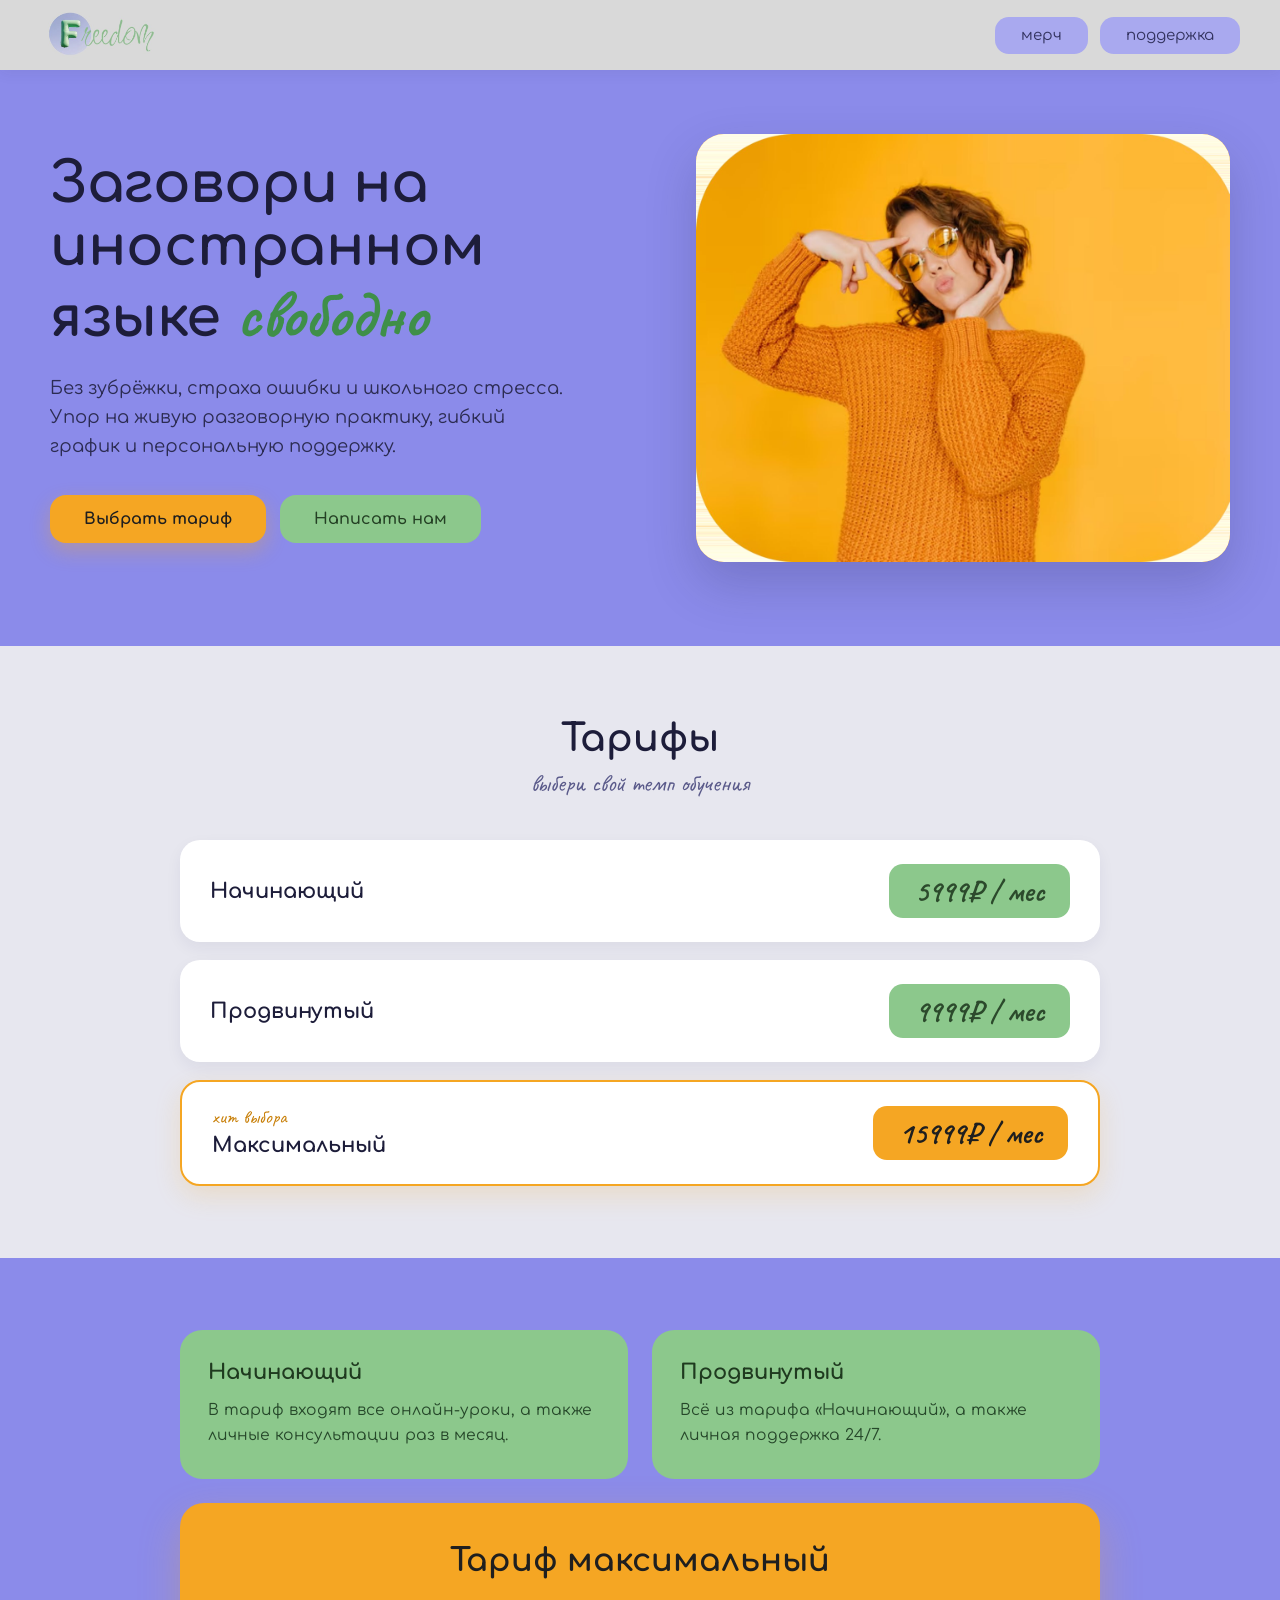
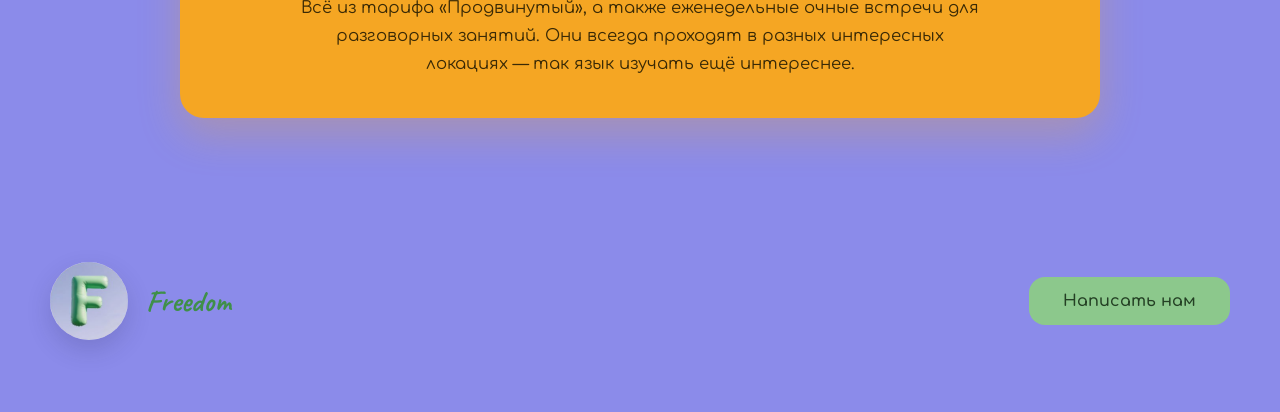
<file: index.html>
<!DOCTYPE html>
<html lang="ru">
<head>
<meta charset="utf-8">
<meta name="viewport" content="width=device-width, initial-scale=1">
<title>Freedom — изучай язык свободно</title>
<link rel="stylesheet" href="css/style.css">
</head>
<body>
<div class="page bg-purple">

  <nav class="nav">
    <a href="index.html" class="nav__logo"><img src="assets/logo-freedom.jpg" alt="Freedom"></a>
    <div class="nav__links">
      <a href="merch.html" class="nav__link">мерч</a>
      <a href="contacts.html" class="nav__link">поддержка</a>
    </div>
  </nav>

  <!-- HERO -->
  <section class="section section--hero bg-purple">
    <div class="container hero">
      <div class="reveal">
        <h1 class="hero__title">Заговори на иностранном языке <span class="hero__accent">свободно</span></h1>
        <p class="hero__text">Без зубрёжки, страха ошибки и школьного стресса. Упор на живую разговорную практику, гибкий график и персональную поддержку.</p>
        <div class="hero__actions">
          <a href="#tariffs" class="btn btn--orange">Выбрать тариф</a>
          <a href="contacts.html" class="btn btn--green">Написать нам</a>
        </div>
      </div>
      <div class="reveal">
        <div class="hero__media"><img src="assets/hero.jpg" alt="Студентка Freedom"></div>
      </div>
    </div>
  </section>

  <!-- ТАРИФЫ -->
  <section id="tariffs" class="section bg-grey">
    <div class="container--narrow">
      <h2 class="pricing__title reveal">Тарифы</h2>
      <p class="pricing__subtitle reveal">выбери свой темп обучения</p>
      <div class="tariffs">
        <div class="tariff reveal">
          <div class="tariff__name">Начинающий</div>
          <span class="price price--green">5999₽ / мес</span>
        </div>
        <div class="tariff reveal">
          <div class="tariff__name">Продвинутый</div>
          <span class="price price--green">9999₽ / мес</span>
        </div>
        <div class="tariff tariff--featured reveal">
          <div class="tariff__head">
            <span class="tariff__badge">хит выбора</span>
            <div class="tariff__name">Максимальный</div>
          </div>
          <span class="price price--orange">15999₽ / мес</span>
        </div>
      </div>
    </div>
  </section>

  <!-- ОПИСАНИЯ -->
  <section class="section bg-purple">
    <div class="container--narrow">
      <div class="desc-grid">
        <div class="desc-card reveal">
          <h3 class="desc-card__title">Начинающий</h3>
          <p class="desc-card__text">В тариф входят все онлайн-уроки, а также личные консультации раз в месяц.</p>
        </div>
        <div class="desc-card reveal">
          <h3 class="desc-card__title">Продвинутый</h3>
          <p class="desc-card__text">Всё из тарифа «Начинающий», а также личная поддержка 24/7.</p>
        </div>
      </div>
      <div class="desc-max reveal">
        <h2 class="desc-max__title">Тариф максимальный</h2>
        <p class="desc-max__text">Всё из тарифа «Продвинутый», а также еженедельные очные встречи для разговорных занятий. Они всегда проходят в разных интересных локациях — так язык изучать ещё интереснее.</p>
      </div>
    </div>
  </section>

  <!-- ФУТЕР -->
  <footer class="section bg-purple">
    <div class="container footer">
      <div class="footer__brand">
        <img src="assets/logo-badge.jpg" alt="F" class="footer__badge">
        <div class="footer__name">Freedom</div>
      </div>
      <a href="contacts.html" class="btn btn--green">Написать нам</a>
    </div>
  </footer>

</div>
<script src="scripts/script.js" defer></script>
</body>
</html>
</file>
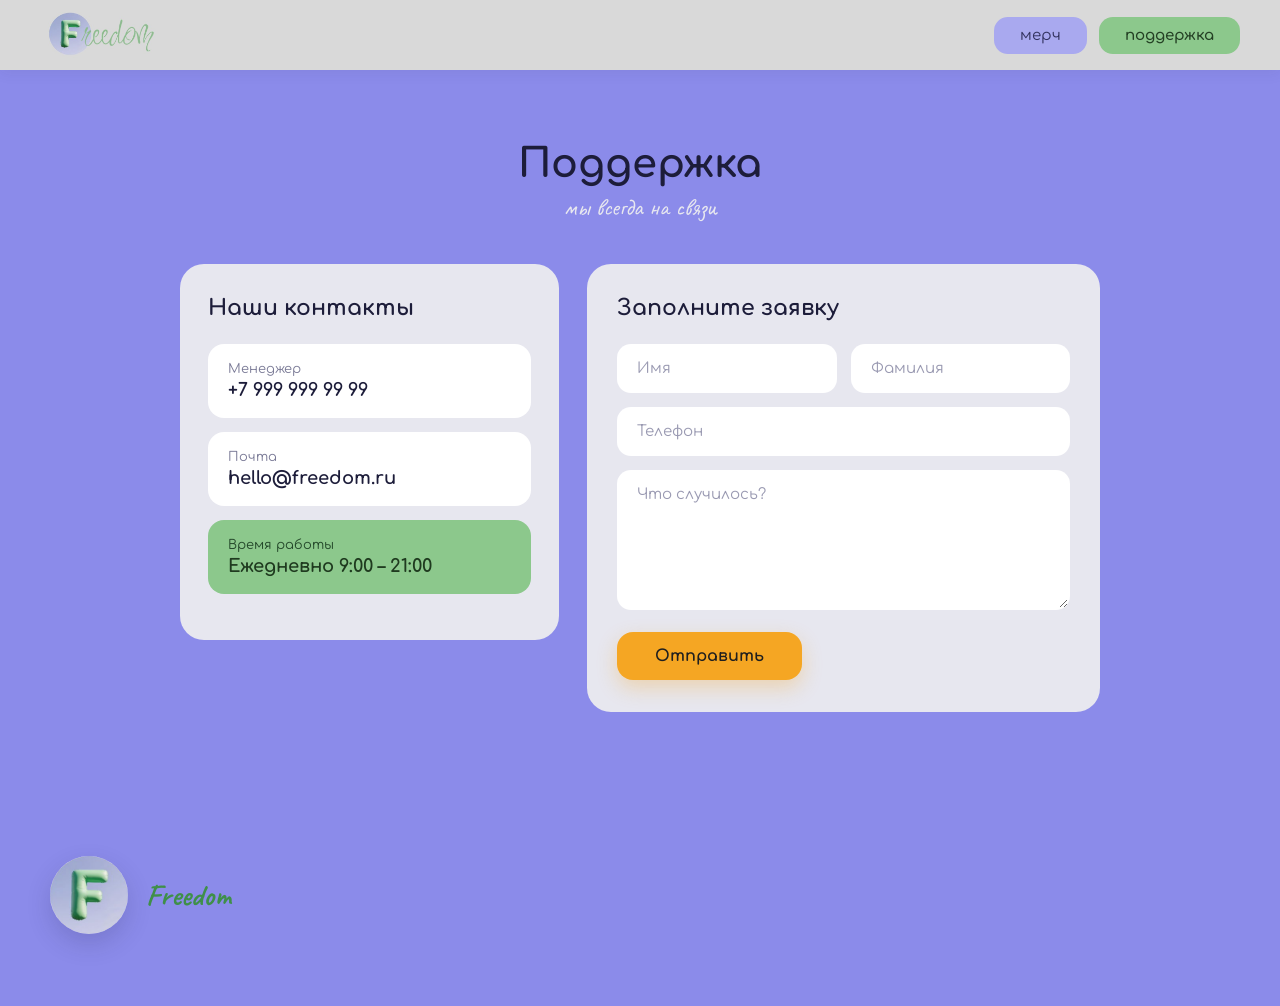
<file: contacts.html>
<!DOCTYPE html>
<html lang="ru">
<head>
<meta charset="utf-8">
<meta name="viewport" content="width=device-width, initial-scale=1">
<title>Freedom — Поддержка</title>
<link rel="stylesheet" href="css/style.css">
</head>
<body>
<div class="page page--screen bg-purple">

  <nav class="nav">
    <a href="index.html" class="nav__logo"><img src="assets/logo-freedom.jpg" alt="Freedom"></a>
    <div class="nav__links">
      <a href="merch.html" class="nav__link">мерч</a>
      <a href="contacts.html" class="nav__link nav__link--active">поддержка</a>
    </div>
  </nav>

  <section class="section section--grow bg-purple">
    <div class="container--narrow">
      <h1 class="support-title">Поддержка</h1>
      <p class="support-subtitle">мы всегда на связи</p>

      <div class="contacts-grid">
        <div class="panel reveal">
          <h2 class="panel__title">Наши контакты</h2>
          <div class="info">
            <div class="info__label">Менеджер</div>
            <div class="info__value">+7 999 999 99 99</div>
          </div>
          <div class="info">
            <div class="info__label">Почта</div>
            <div class="info__value">hello@freedom.ru</div>
          </div>
          <div class="info info--accent">
            <div class="info__label">Время работы</div>
            <div class="info__value">Ежедневно 9:00 – 21:00</div>
          </div>
        </div>

        <div class="panel panel--form reveal">
          <h2 class="panel__title">Заполните заявку</h2>
          <form class="form" onsubmit="event.preventDefault(); alert('Заявка отправлена!'); this.reset();">
            <div class="form__row">
              <input class="field" type="text" placeholder="Имя" required>
              <input class="field" type="text" placeholder="Фамилия" required>
            </div>
            <input class="field" type="tel" placeholder="Телефон" required>
            <textarea class="field field--area" placeholder="Что случилось?"></textarea>
            <button class="form__submit" type="submit">Отправить</button>
          </form>
        </div>
      </div>
    </div>
  </section>

  <footer class="section bg-purple">
    <div class="container footer__brand">
      <img src="assets/logo-badge.jpg" alt="F" class="footer__badge">
      <div class="footer__name">Freedom</div>
    </div>
  </footer>

</div>
<script src="scripts/script.js" defer></script>
</body>
</html>
</file>
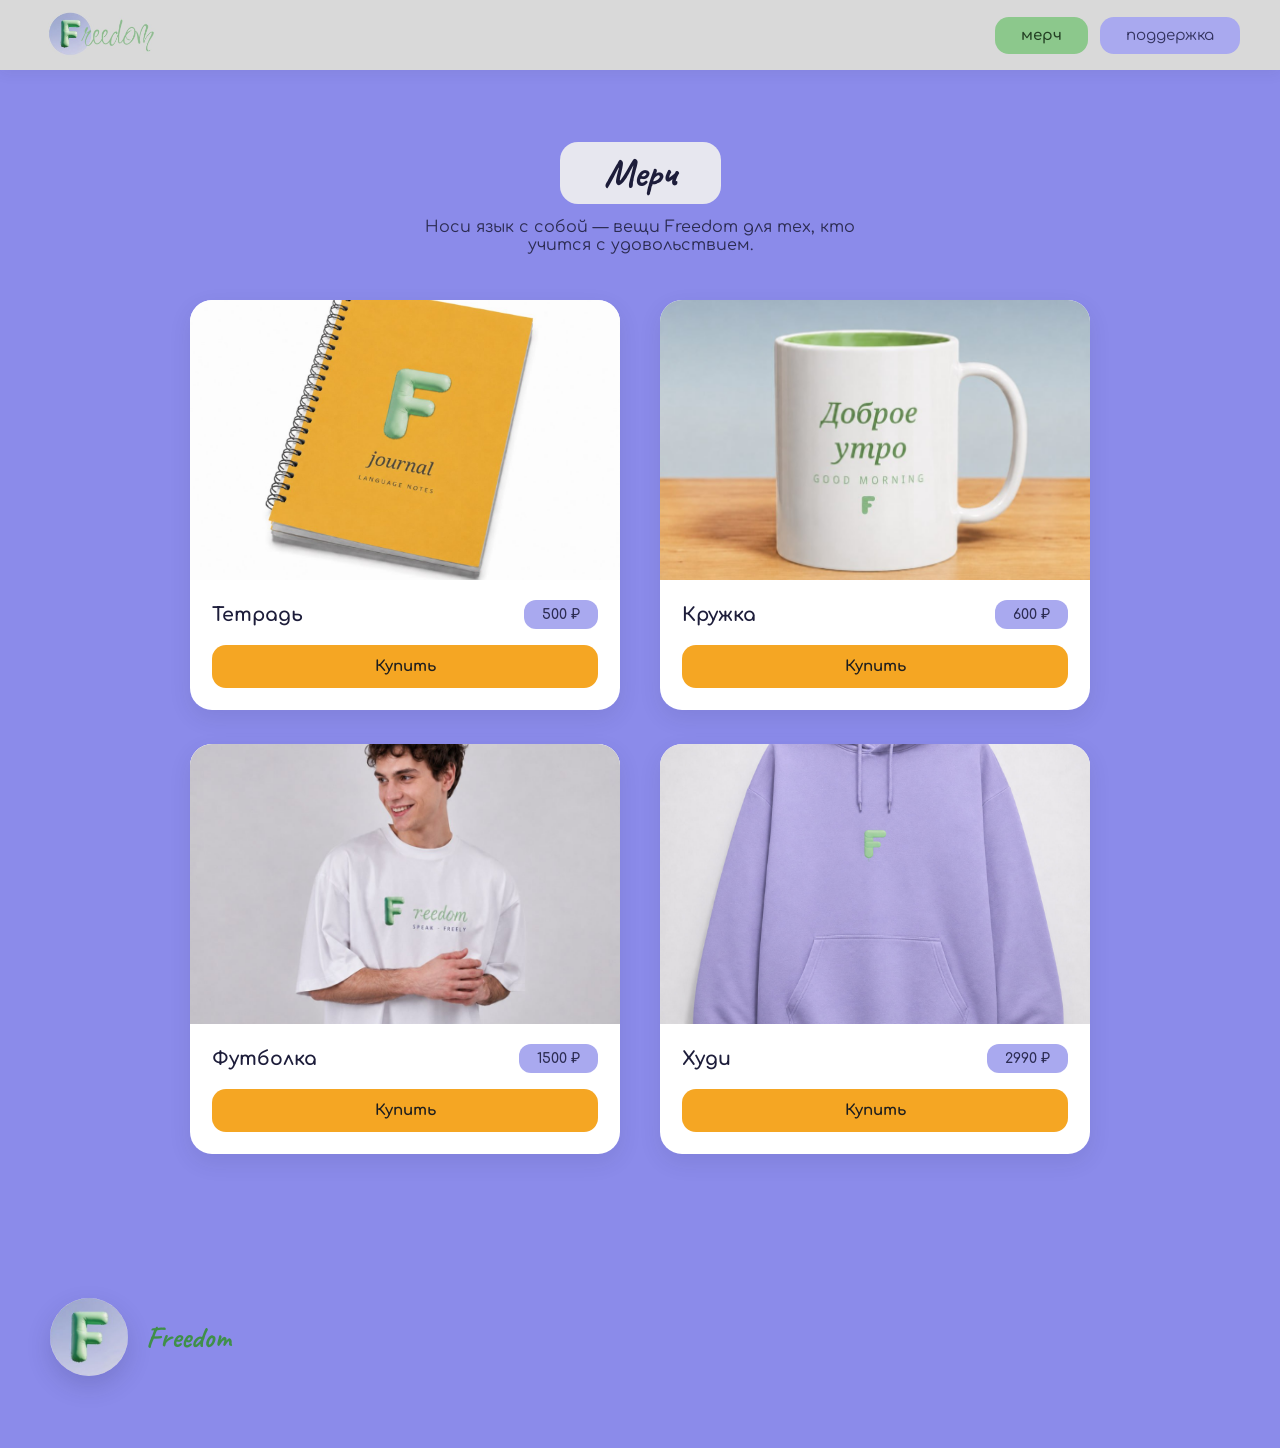
<file: merch.html>
<!DOCTYPE html>
<html lang="ru">
<head>
<meta charset="utf-8">
<meta name="viewport" content="width=device-width, initial-scale=1">
<title>Freedom — Мерч</title>
<link rel="stylesheet" href="css/style.css">
</head>
<body>
<div class="page page--screen bg-purple">

  <nav class="nav">
    <a href="index.html" class="nav__logo"><img src="assets/logo-freedom.jpg" alt="Freedom"></a>
    <div class="nav__links">
      <a href="merch.html" class="nav__link nav__link--active">мерч</a>
      <a href="contacts.html" class="nav__link">поддержка</a>
    </div>
  </nav>

  <section class="section section--grow bg-purple">
    <div class="container--merch">
      <div class="merch-head"><span class="merch-title">Мерч</span></div>
      <p class="merch-subtitle">Носи язык с собой — вещи Freedom для тех, кто учится с удовольствием.</p>

      <div class="merch-grid">
        <div class="card reveal">
          <div class="card__media"><img src="assets/merch-notebook.jpg" alt="Тетрадь"></div>
          <div class="card__body">
            <div class="card__row"><span class="card__name">Тетрадь</span><span class="card__price">500&nbsp;₽</span></div>
            <a href="404.html" class="card__buy">Купить</a>
          </div>
        </div>

        <div class="card reveal">
          <div class="card__media"><img src="assets/merch-mug.jpg" alt="Кружка"></div>
          <div class="card__body">
            <div class="card__row"><span class="card__name">Кружка</span><span class="card__price">600&nbsp;₽</span></div>
            <a href="404.html" class="card__buy">Купить</a>
          </div>
        </div>

        <div class="card reveal">
          <div class="card__media card__media--tshirt"><img src="assets/merch-tshirt.jpg" alt="Футболка"></div>
          <div class="card__body">
            <div class="card__row"><span class="card__name">Футболка</span><span class="card__price">1500&nbsp;₽</span></div>
            <a href="404.html" class="card__buy">Купить</a>
          </div>
        </div>

        <div class="card reveal">
          <div class="card__media"><img src="assets/merch-hoodie.jpg" alt="Худи"></div>
          <div class="card__body">
            <div class="card__row"><span class="card__name">Худи</span><span class="card__price">2990&nbsp;₽</span></div>
            <a href="404.html" class="card__buy">Купить</a>
          </div>
        </div>
      </div>
    </div>
  </section>

  <footer class="section bg-purple">
    <div class="container footer__brand">
      <img src="assets/logo-badge.jpg" alt="F" class="footer__badge">
      <div class="footer__name">Freedom</div>
    </div>
  </footer>

</div>
<script src="scripts/script.js" defer></script>
</body>
</html>
</file>
<file: css/style.css>
/* Главный файл стилей — подключает остальные по порядку.
   В HTML достаточно подключить только css/style.css */
@import url('fonts.css');
@import url('reset.css');
@import url('base.css');
@import url('main.css');
@import url('adaptive.css');
</file>
